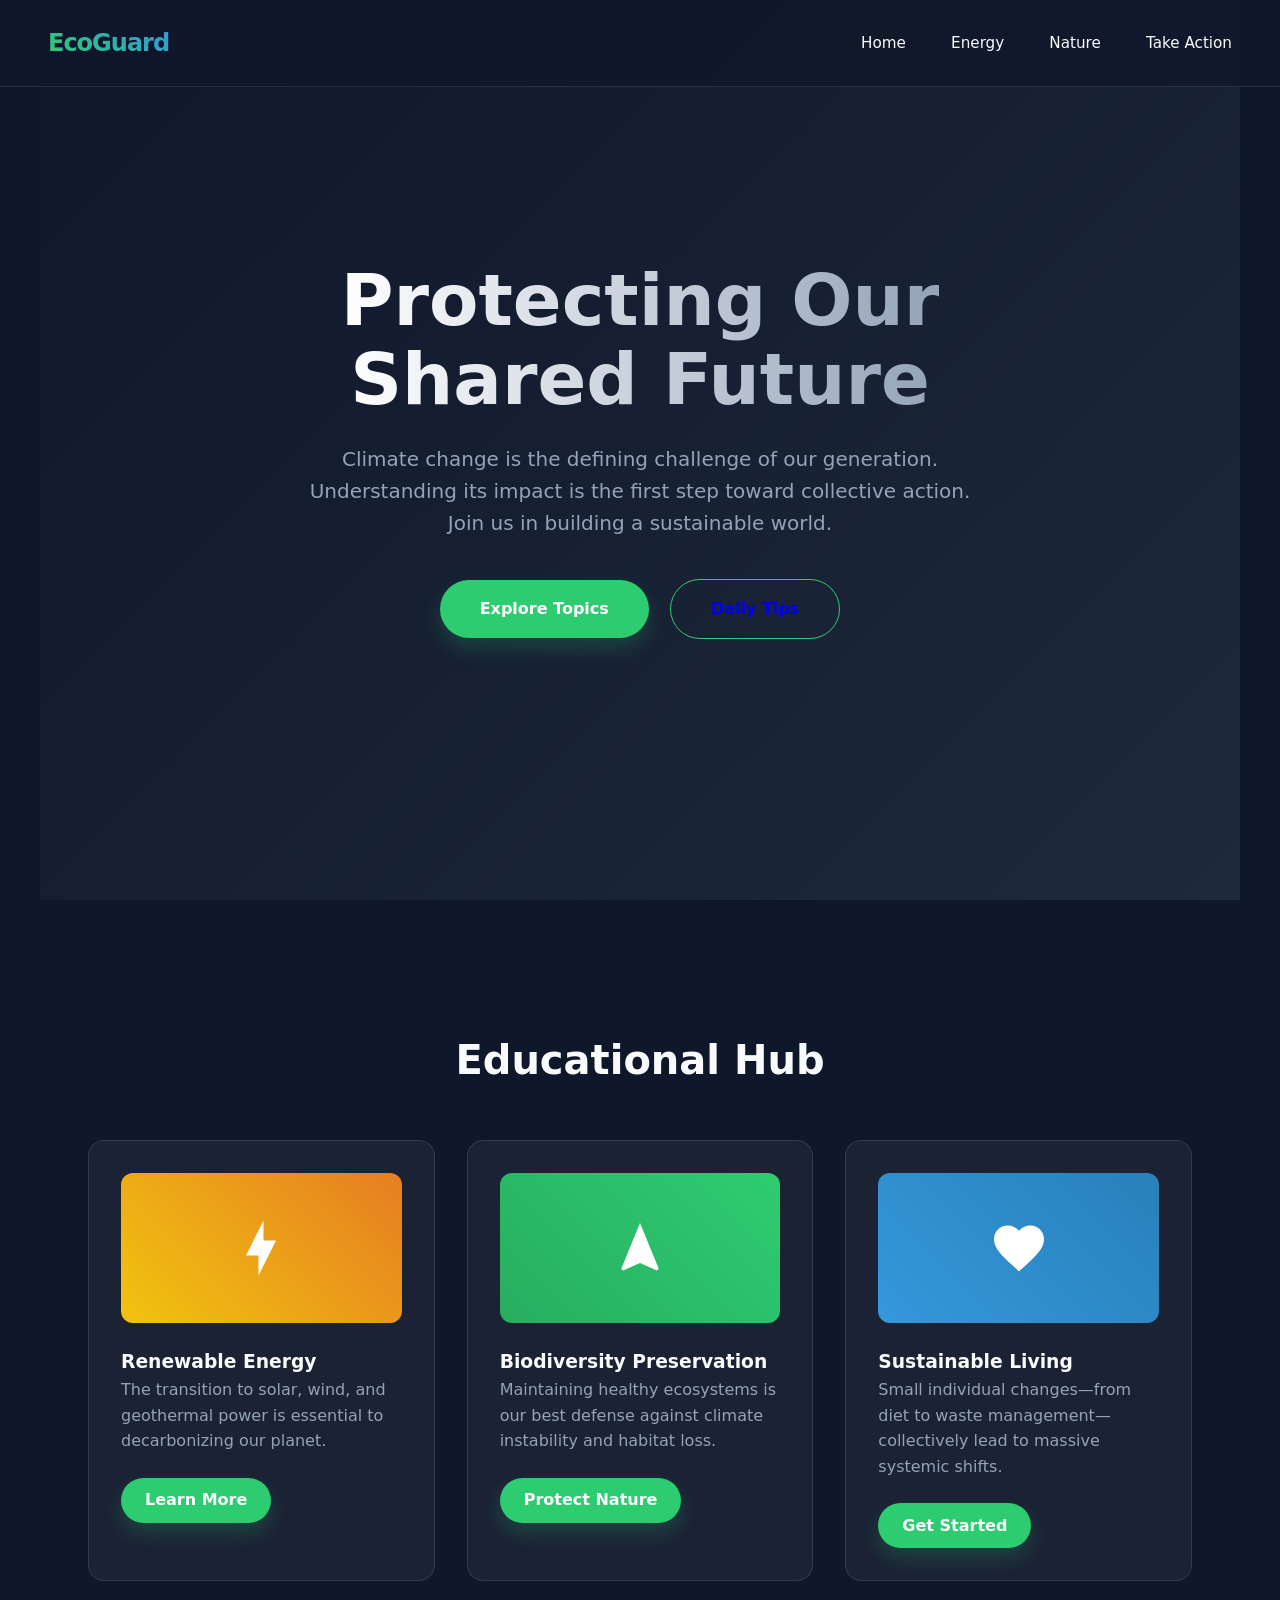
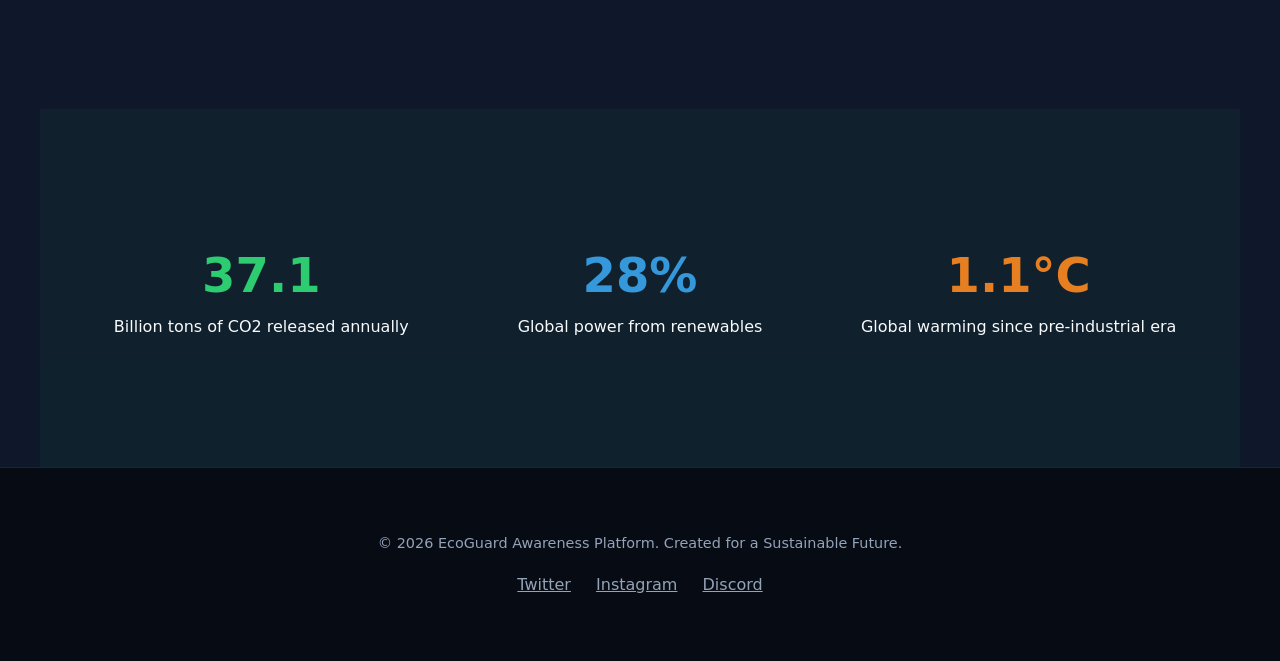
<file: index.html>
<!DOCTYPE html>
<html lang="en">
<head>
    <meta charset="UTF-8">
    <meta name="viewport" content="width=device-width, initial-scale=1.0">
    <title>EcoGuard | Climate Awareness & Education</title>
    <link rel="stylesheet" href="style.css">
</head>
<body>

    <header>
        <div class="logo">EcoGuard</div>
        <nav>
            <a href="index.html">Home</a>
            <a href="renewable-energy.html">Energy</a>
            <a href="biodiversity.html">Nature</a>
            <a href="sustainability.html">Take Action</a>
        </nav>
    </header>

    <main>
        <!-- Hero Section -->
        <section class="hero fade-in" style="background: linear-gradient(135deg, #0f172a 0%, #1e293b 100%);">
            <h1>Protecting Our <br><span style="color: var(--primary);">Shared Future</span></h1>
            <p>Climate change is the defining challenge of our generation. Understanding its impact is the first step toward collective action. Join us in building a sustainable world.</p>
            <div class="cta-group">
                <a href="#topics" class="btn btn-primary">Explore Topics</a>
                <a href="sustainability.html" class="btn" style="border: 1px solid var(--primary); margin-left: 1rem;">Daily Tips</a>
            </div>
        </section>

        <!-- Topics Grid -->
        <section id="topics">
            <h2 class="section-title">Educational Hub</h2>
            <div class="grid">
                <!-- Renewable Energy -->
                <div class="glass-card">
                    <div style="height: 150px; background: linear-gradient(45deg, #f1c40f, #e67e22); border-radius: 12px; margin-bottom: 1.5rem; display: flex; align-items: center; justify-content: center;">
                        <svg width="60" height="60" viewBox="0 0 24 24" fill="white"><path d="M11 15H6l7-14v8h5l-7 14v-8z"/></svg>
                    </div>
                    <h3>Renewable Energy</h3>
                    <p style="color: var(--text-dim);">The transition to solar, wind, and geothermal power is essential to decarbonizing our planet.</p>
                    <a href="renewable-energy.html" class="btn btn-primary" style="margin-top: 1.5rem; padding: 0.6rem 1.5rem;">Learn More</a>
                </div>

                <!-- Biodiversity -->
                <div class="glass-card">
                    <div style="height: 150px; background: linear-gradient(45deg, #27ae60, #2ecc71); border-radius: 12px; margin-bottom: 1.5rem; display: flex; align-items: center; justify-content: center;">
                        <svg width="60" height="60" viewBox="0 0 24 24" fill="white"><path d="M12 2L4.5 20.29l.71.71L12 18l6.79 3 .71-.71L12 2z"/></svg>
                    </div>
                    <h3>Biodiversity Preservation</h3>
                    <p style="color: var(--text-dim);">Maintaining healthy ecosystems is our best defense against climate instability and habitat loss.</p>
                    <a href="biodiversity.html" class="btn btn-primary" style="margin-top: 1.5rem; padding: 0.6rem 1.5rem;">Protect Nature</a>
                </div>

                <!-- Sustainability -->
                <div class="glass-card">
                    <div style="height: 150px; background: linear-gradient(45deg, #3498db, #2980b9); border-radius: 12px; margin-bottom: 1.5rem; display: flex; align-items: center; justify-content: center;">
                        <svg width="60" height="60" viewBox="0 0 24 24" fill="white"><path d="M12 21.35l-1.45-1.32C5.4 15.36 2 12.28 2 8.5 2 5.42 4.42 3 7.5 3c1.74 0 3.41.81 4.5 2.09C13.09 3.81 14.76 3 16.5 3 19.58 3 22 5.42 22 8.5c0 3.78-3.4 6.86-8.55 11.54L12 21.35z"/></svg>
                    </div>
                    <h3>Sustainable Living</h3>
                    <p style="color: var(--text-dim);">Small individual changes—from diet to waste management—collectively lead to massive systemic shifts.</p>
                    <a href="sustainability.html" class="btn btn-primary" style="margin-top: 1.5rem; padding: 0.6rem 1.5rem;">Get Started</a>
                </div>
            </div>
        </section>

        <!-- Stats Section -->
        <section style="background: rgba(46, 204, 113, 0.05);">
            <div class="grid" style="text-align: center;">
                <div>
                    <h2 style="font-size: 3rem; color: var(--primary);">37.1</h2>
                    <p>Billion tons of CO2 released annually</p>
                </div>
                <div>
                    <h2 style="font-size: 3rem; color: var(--secondary);">28%</h2>
                    <p>Global power from renewables</p>
                </div>
                <div>
                    <h2 style="font-size: 3rem; color: var(--accent);">1.1°C</h2>
                    <p>Global warming since pre-industrial era</p>
                </div>
            </div>
        </section>
    </main>

    <footer>
        <p>&copy; 2026 EcoGuard Awareness Platform. Created for a Sustainable Future.</p>
        <div style="margin-top: 1rem;">
            <a href="#" style="color: var(--text-dim); margin: 0 10px;">Twitter</a>
            <a href="#" style="color: var(--text-dim); margin: 0 10px;">Instagram</a>
            <a href="#" style="color: var(--text-dim); margin: 0 10px;">Discord</a>
        </div>
    </footer>

    <script src="script.js"></script>
</body>
</html>
</file>
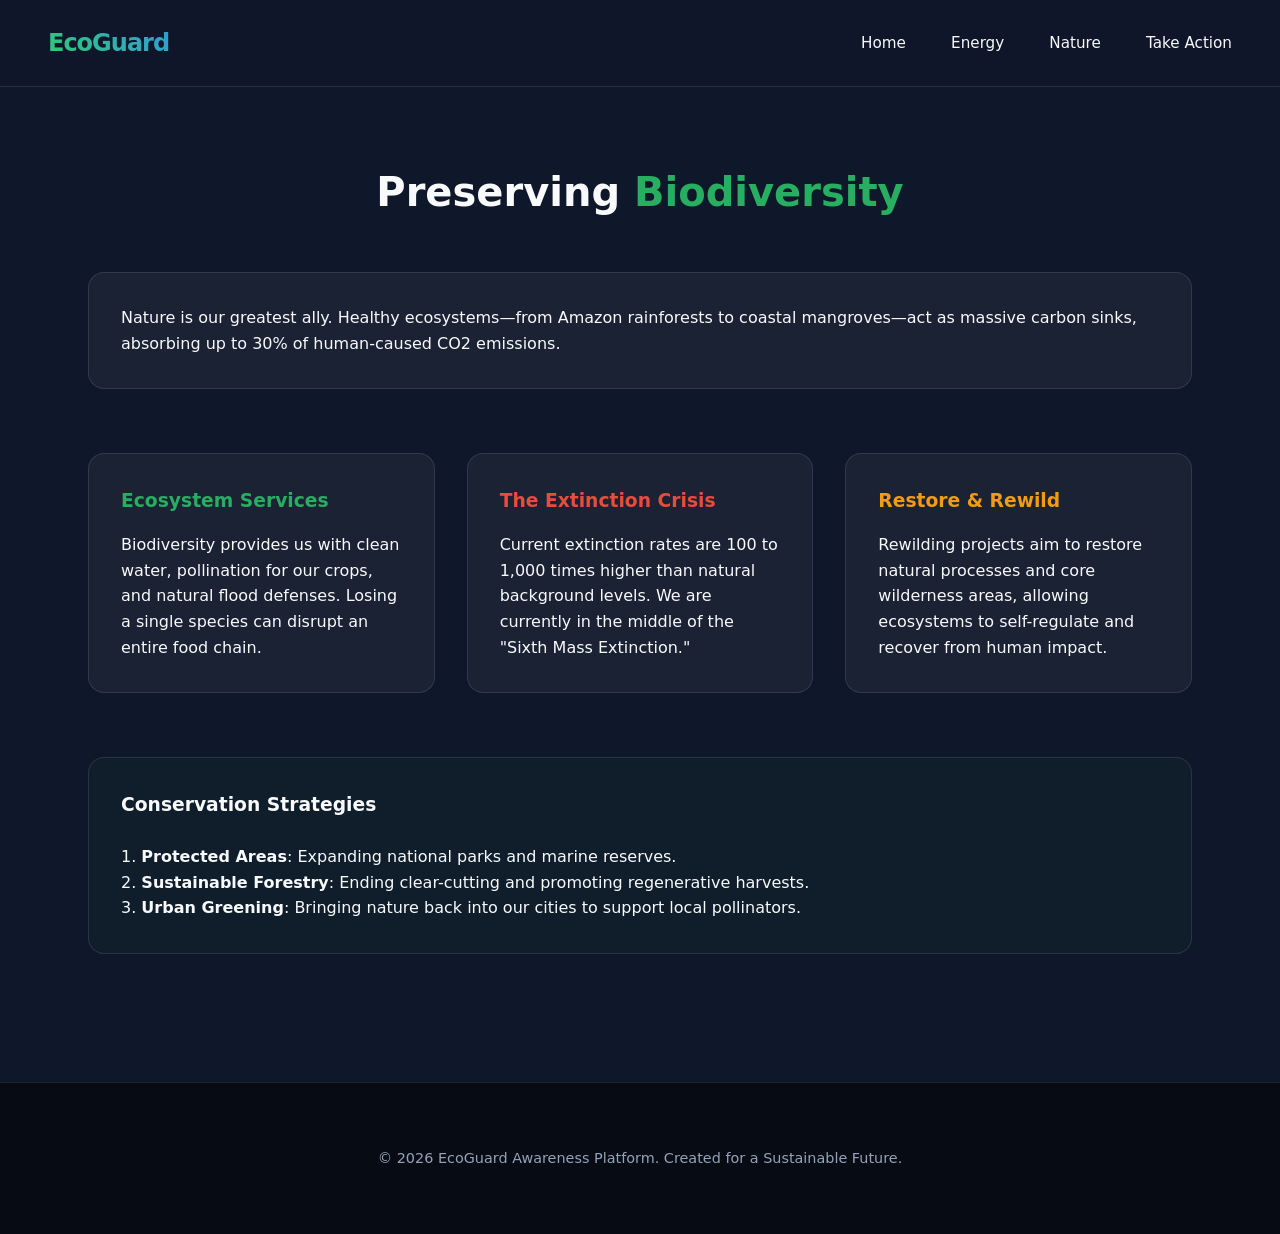
<file: biodiversity.html>
<!DOCTYPE html>
<html lang="en">
<head>
    <meta charset="UTF-8">
    <meta name="viewport" content="width=device-width, initial-scale=1.0">
    <title>Biodiversity | EcoGuard</title>
    <link rel="stylesheet" href="style.css">
</head>
<body>

    <header>
        <div class="logo">EcoGuard</div>
        <nav>
            <a href="index.html">Home</a>
            <a href="renewable-energy.html">Energy</a>
            <a href="biodiversity.html">Nature</a>
            <a href="sustainability.html">Take Action</a>
        </nav>
    </header>

    <main>
        <section class="fade-in" style="padding-top: 10rem;">
            <h1 class="section-title">Preserving <span style="color: #27ae60;">Biodiversity</span></h1>
            <div class="glass-card" style="margin-bottom: 4rem;">
                <p>Nature is our greatest ally. Healthy ecosystems—from Amazon rainforests to coastal mangroves—act as massive carbon sinks, absorbing up to 30% of human-caused CO2 emissions.</p>
            </div>

            <div class="grid">
                <div class="glass-card">
                    <h3 style="color: #27ae60; margin-bottom: 1rem;">Ecosystem Services</h3>
                    <p>Biodiversity provides us with clean water, pollination for our crops, and natural flood defenses. Losing a single species can disrupt an entire food chain.</p>
                </div>
                <div class="glass-card">
                    <h3 style="color: #e74c3c; margin-bottom: 1rem;">The Extinction Crisis</h3>
                    <p>Current extinction rates are 100 to 1,000 times higher than natural background levels. We are currently in the middle of the "Sixth Mass Extinction."</p>
                </div>
                <div class="glass-card">
                    <h3 style="color: #f39c12; margin-bottom: 1rem;">Restore & Rewild</h3>
                    <p>Rewilding projects aim to restore natural processes and core wilderness areas, allowing ecosystems to self-regulate and recover from human impact.</p>
                </div>
            </div>

            <div class="glass-card" style="margin-top: 4rem; text-align: left; background: rgba(39, 174, 96, 0.05);">
                <h3 style="margin-bottom: 1.5rem;">Conservation Strategies</h3>
                <p>1. <strong>Protected Areas</strong>: Expanding national parks and marine reserves.<br>
                   2. <strong>Sustainable Forestry</strong>: Ending clear-cutting and promoting regenerative harvests.<br>
                   3. <strong>Urban Greening</strong>: Bringing nature back into our cities to support local pollinators.</p>
            </div>
        </section>
    </main>

    <footer>
        <p>&copy; 2026 EcoGuard Awareness Platform. Created for a Sustainable Future.</p>
    </footer>

    <script src="script.js"></script>
</body>
</html>
</file>
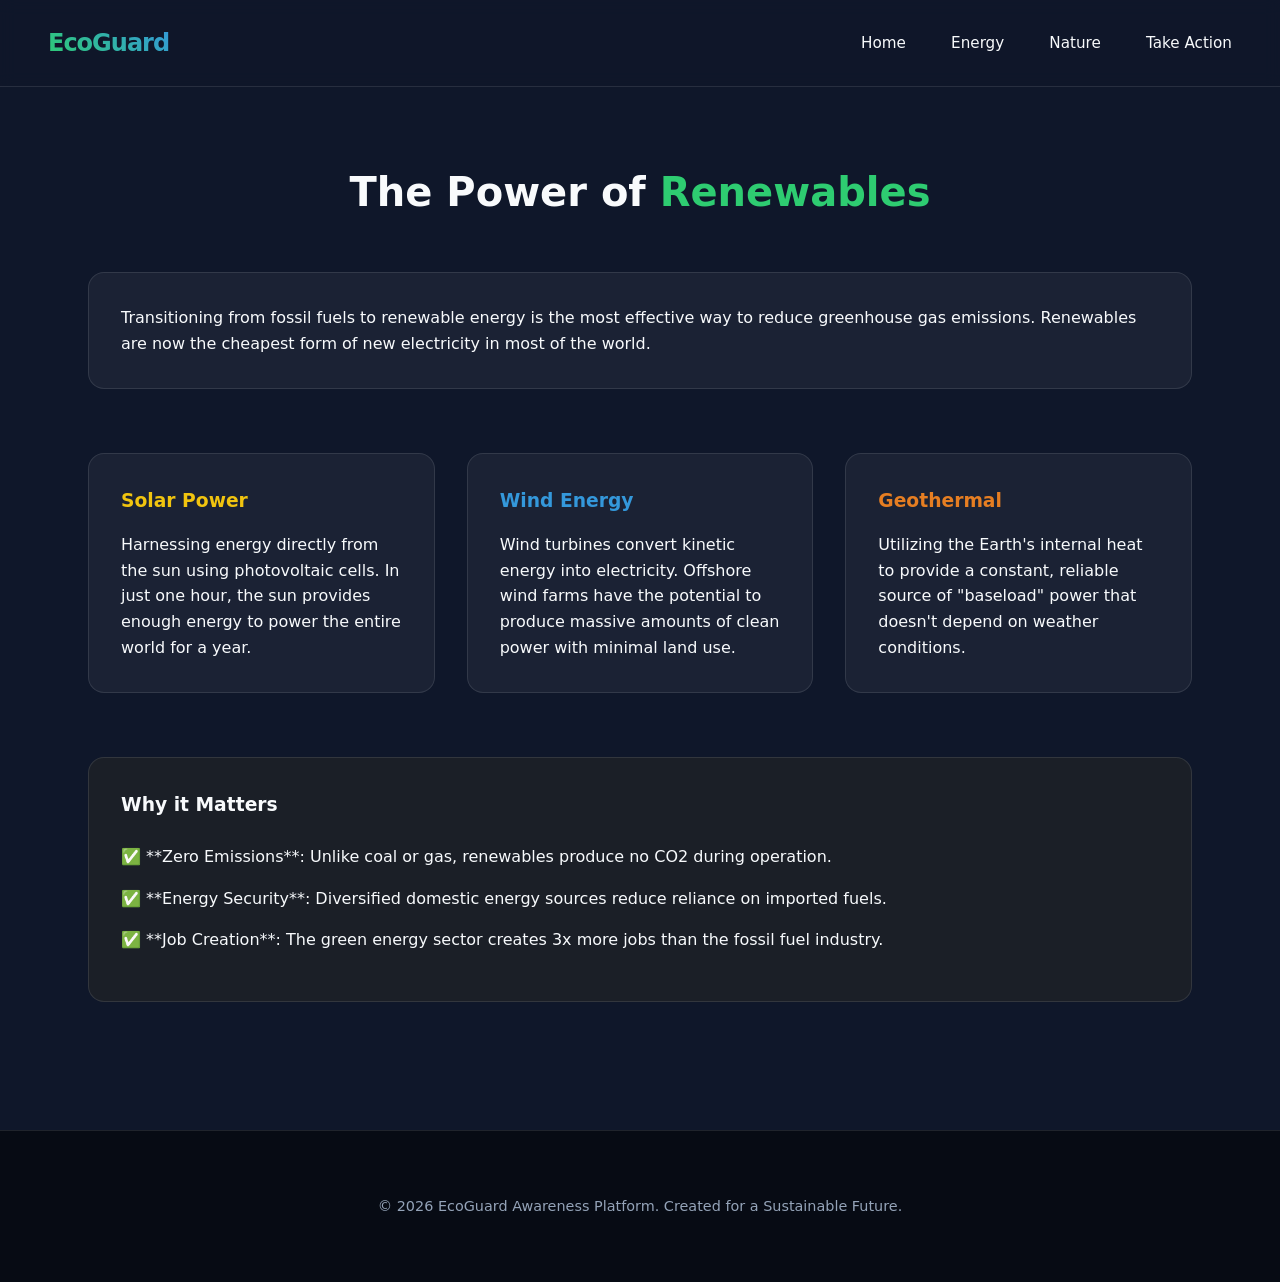
<file: renewable-energy.html>
<!DOCTYPE html>
<html lang="en">
<head>
    <meta charset="UTF-8">
    <meta name="viewport" content="width=device-width, initial-scale=1.0">
    <title>Renewable Energy | EcoGuard</title>
    <link rel="stylesheet" href="style.css">
</head>
<body>

    <header>
        <div class="logo">EcoGuard</div>
        <nav>
            <a href="index.html">Home</a>
            <a href="renewable-energy.html">Energy</a>
            <a href="biodiversity.html">Nature</a>
            <a href="sustainability.html">Take Action</a>
        </nav>
    </header>

    <main>
        <section class="fade-in" style="padding-top: 10rem;">
            <h1 class="section-title">The Power of <span style="color: var(--primary);">Renewables</span></h1>
            <div class="glass-card" style="margin-bottom: 4rem;">
                <p>Transitioning from fossil fuels to renewable energy is the most effective way to reduce greenhouse gas emissions. Renewables are now the cheapest form of new electricity in most of the world.</p>
            </div>

            <div class="grid">
                <div class="glass-card">
                    <h3 style="color: #f1c40f; margin-bottom: 1rem;">Solar Power</h3>
                    <p>Harnessing energy directly from the sun using photovoltaic cells. In just one hour, the sun provides enough energy to power the entire world for a year.</p>
                </div>
                <div class="glass-card">
                    <h3 style="color: #3498db; margin-bottom: 1rem;">Wind Energy</h3>
                    <p>Wind turbines convert kinetic energy into electricity. Offshore wind farms have the potential to produce massive amounts of clean power with minimal land use.</p>
                </div>
                <div class="glass-card">
                    <h3 style="color: #e67e22; margin-bottom: 1rem;">Geothermal</h3>
                    <p>Utilizing the Earth's internal heat to provide a constant, reliable source of "baseload" power that doesn't depend on weather conditions.</p>
                </div>
            </div>

            <div class="glass-card" style="margin-top: 4rem; text-align: left; background: rgba(241, 196, 15, 0.05);">
                <h3 style="margin-bottom: 1.5rem;">Why it Matters</h3>
                <ul style="list-style: none; padding: 0;">
                    <li style="margin-bottom: 1rem;">✅ **Zero Emissions**: Unlike coal or gas, renewables produce no CO2 during operation.</li>
                    <li style="margin-bottom: 1rem;">✅ **Energy Security**: Diversified domestic energy sources reduce reliance on imported fuels.</li>
                    <li style="margin-bottom: 1rem;">✅ **Job Creation**: The green energy sector creates 3x more jobs than the fossil fuel industry.</li>
                </ul>
            </div>
        </section>
    </main>

    <footer>
        <p>&copy; 2026 EcoGuard Awareness Platform. Created for a Sustainable Future.</p>
    </footer>

    <script src="script.js"></script>
</body>
</html>
</file>
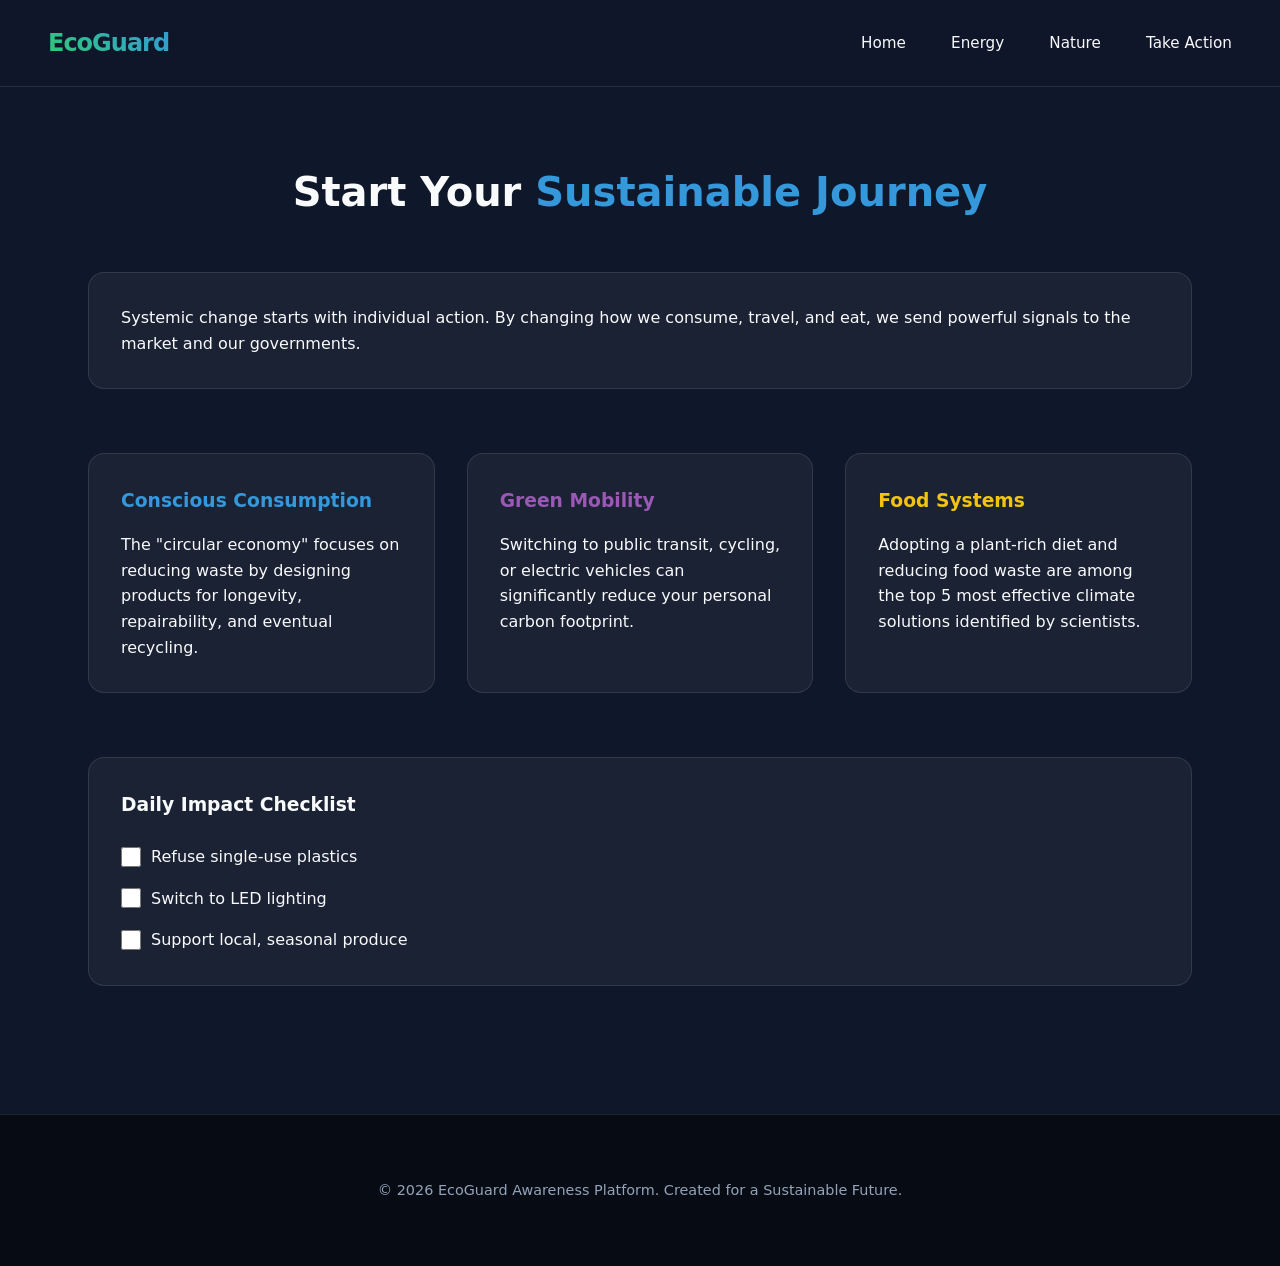
<file: sustainability.html>
<!DOCTYPE html>
<html lang="en">
<head>
    <meta charset="UTF-8">
    <meta name="viewport" content="width=device-width, initial-scale=1.0">
    <title>Sustainable Living | EcoGuard</title>
    <link rel="stylesheet" href="style.css">
</head>
<body>

    <header>
        <div class="logo">EcoGuard</div>
        <nav>
            <a href="index.html">Home</a>
            <a href="renewable-energy.html">Energy</a>
            <a href="biodiversity.html">Nature</a>
            <a href="sustainability.html">Take Action</a>
        </nav>
    </header>

    <main>
        <section class="fade-in" style="padding-top: 10rem;">
            <h1 class="section-title">Start Your <span style="color: #3498db;">Sustainable Journey</span></h1>
            <div class="glass-card" style="margin-bottom: 4rem;">
                <p>Systemic change starts with individual action. By changing how we consume, travel, and eat, we send powerful signals to the market and our governments.</p>
            </div>

            <div class="grid">
                <div class="glass-card">
                    <h3 style="color: #3498db; margin-bottom: 1rem;">Conscious Consumption</h3>
                    <p>The "circular economy" focuses on reducing waste by designing products for longevity, repairability, and eventual recycling.</p>
                </div>
                <div class="glass-card">
                    <h3 style="color: #9b59b6; margin-bottom: 1rem;">Green Mobility</h3>
                    <p>Switching to public transit, cycling, or electric vehicles can significantly reduce your personal carbon footprint.</p>
                </div>
                <div class="glass-card">
                    <h3 style="color: #f1c40f; margin-bottom: 1rem;">Food Systems</h3>
                    <p>Adopting a plant-rich diet and reducing food waste are among the top 5 most effective climate solutions identified by scientists.</p>
                </div>
            </div>

            <!-- Interactive Checklist (Demonstration) -->
            <div class="glass-card" style="margin-top: 4rem; text-align: left;">
                <h3 style="margin-bottom: 1.5rem;">Daily Impact Checklist</h3>
                <div class="checklist" style="display: flex; flex-direction: column; gap: 1rem;">
                    <label style="display: flex; align-items: center; gap: 10px; cursor: pointer;">
                        <input type="checkbox" style="width: 20px; height: 20px;"> <span>Refuse single-use plastics</span>
                    </label>
                    <label style="display: flex; align-items: center; gap: 10px; cursor: pointer;">
                        <input type="checkbox" style="width: 20px; height: 20px;"> <span>Switch to LED lighting</span>
                    </label>
                    <label style="display: flex; align-items: center; gap: 10px; cursor: pointer;">
                        <input type="checkbox" style="width: 20px; height: 20px;"> <span>Support local, seasonal produce</span>
                    </label>
                </div>
            </div>
        </section>
    </main>

    <footer>
        <p>&copy; 2026 EcoGuard Awareness Platform. Created for a Sustainable Future.</p>
    </footer>

    <script src="script.js"></script>
</body>
</html>
</file>
<file: style.css>
/* ===== Modern Awareness Design System ===== */
:root {
    --primary: #2ecc71; /* Emerald Green */
    --secondary: #3498db; /* Azure Blue */
    --accent: #e67e22; /* Sunburst Orange */
    --bg-dark: #0f172a; /* Slate Dark */
    --text-light: #f8fafc;
    --text-dim: #94a3b8;
    --glass: rgba(255, 255, 255, 0.05);
    --glass-border: rgba(255, 255, 255, 0.1);
}

* {
    margin: 0;
    padding: 0;
    box-sizing: border-box;
}

body {
    font-family: 'Inter', system-ui, -apple-system, sans-serif;
    background-color: var(--bg-dark);
    color: var(--text-light);
    line-height: 1.6;
    overflow-x: hidden;
}

/* Smooth Scrolling */
html {
    scroll-behavior: smooth;
}

/* Glassmorphism Utility */
.glass-card {
    background: var(--glass);
    backdrop-filter: blur(12px);
    -webkit-backdrop-filter: blur(12px);
    border: 1px solid var(--glass-border);
    border-radius: 16px;
    padding: 2rem;
    transition: transform 0.3s ease, box-shadow 0.3s ease;
}

.glass-card:hover {
    transform: translateY(-5px);
    box-shadow: 0 20px 40px rgba(0, 0, 0, 0.4);
}

/* Header & Nav */
header {
    position: fixed;
    top: 0;
    width: 100%;
    z-index: 1000;
    padding: 1.5rem 3rem;
    background: rgba(15, 23, 42, 0.8);
    backdrop-filter: blur(8px);
    display: flex;
    justify-content: space-between;
    align-items: center;
    border-bottom: 1px solid var(--glass-border);
}

.logo {
    font-size: 1.5rem;
    font-weight: 800;
    background: linear-gradient(45deg, var(--primary), var(--secondary));
    -webkit-background-clip: text;
    -webkit-text-fill-color: transparent;
    letter-spacing: -1px;
}

nav a {
    color: var(--text-light);
    text-decoration: none;
    margin-left: 2.5rem;
    font-size: 0.95rem;
    font-weight: 500;
    transition: color 0.3s ease;
    position: relative;
}

nav a::after {
    content: '';
    position: absolute;
    bottom: -5px;
    left: 0;
    width: 0%;
    height: 2px;
    background: var(--primary);
    transition: width 0.3s ease;
}

nav a:hover::after {
    width: 100%;
}

/* Hero Section */
.hero {
    height: 100vh;
    display: flex;
    flex-direction: column;
    justify-content: center;
    align-items: center;
    text-align: center;
    background: linear-gradient(rgba(15, 23, 42, 0.7), rgba(15, 23, 42, 0.7)), 
                url('assets/hero_climate_awareness_v2.jpg');
    background-size: cover;
    background-position: center;
    padding: 0 1rem;
}

.hero h1 {
    font-size: 4.5rem;
    font-weight: 900;
    margin-bottom: 1.5rem;
    line-height: 1.1;
    background: linear-gradient(to right, #ffffff, #94a3b8);
    -webkit-background-clip: text;
    -webkit-text-fill-color: transparent;
}

.hero p {
    font-size: 1.25rem;
    color: var(--text-dim);
    max-width: 700px;
    margin-bottom: 2.5rem;
}

/* Buttons */
.btn {
    padding: 1rem 2.5rem;
    border-radius: 50px;
    font-weight: 600;
    text-decoration: none;
    transition: all 0.3s ease;
    display: inline-block;
}

.btn-primary {
    background: var(--primary);
    color: white;
    box-shadow: 0 10px 20px rgba(46, 204, 113, 0.2);
}

.btn-primary:hover {
    transform: scale(1.05);
    background: #27ae60;
}

/* Content Sections */
section {
    padding: 8rem 3rem;
    max-width: 1200px;
    margin: 0 auto;
}

.section-title {
    font-size: 2.5rem;
    margin-bottom: 3rem;
    text-align: center;
}

.grid {
    display: grid;
    grid-template-columns: repeat(auto-fit, minmax(300px, 1fr));
    gap: 2rem;
}

/* Footer */
footer {
    padding: 4rem 3rem;
    background: #070b14;
    text-align: center;
    border-top: 1px solid var(--glass-border);
}

footer p {
    color: var(--text-dim);
    font-size: 0.9rem;
}

/* Animations */
@keyframes fadeIn {
    from { opacity: 0; transform: translateY(20px); }
    to { opacity: 1; transform: translateY(0); }
}

.fade-in {
    animation: fadeIn 1s ease forwards;
}

/* Mobile Responsive */
@media (max-width: 768px) {
    header { padding: 1rem 1.5rem; }
    nav { display: none; }
    .hero h1 { font-size: 3rem; }
    section { padding: 4rem 1.5rem; }
}
</file>
